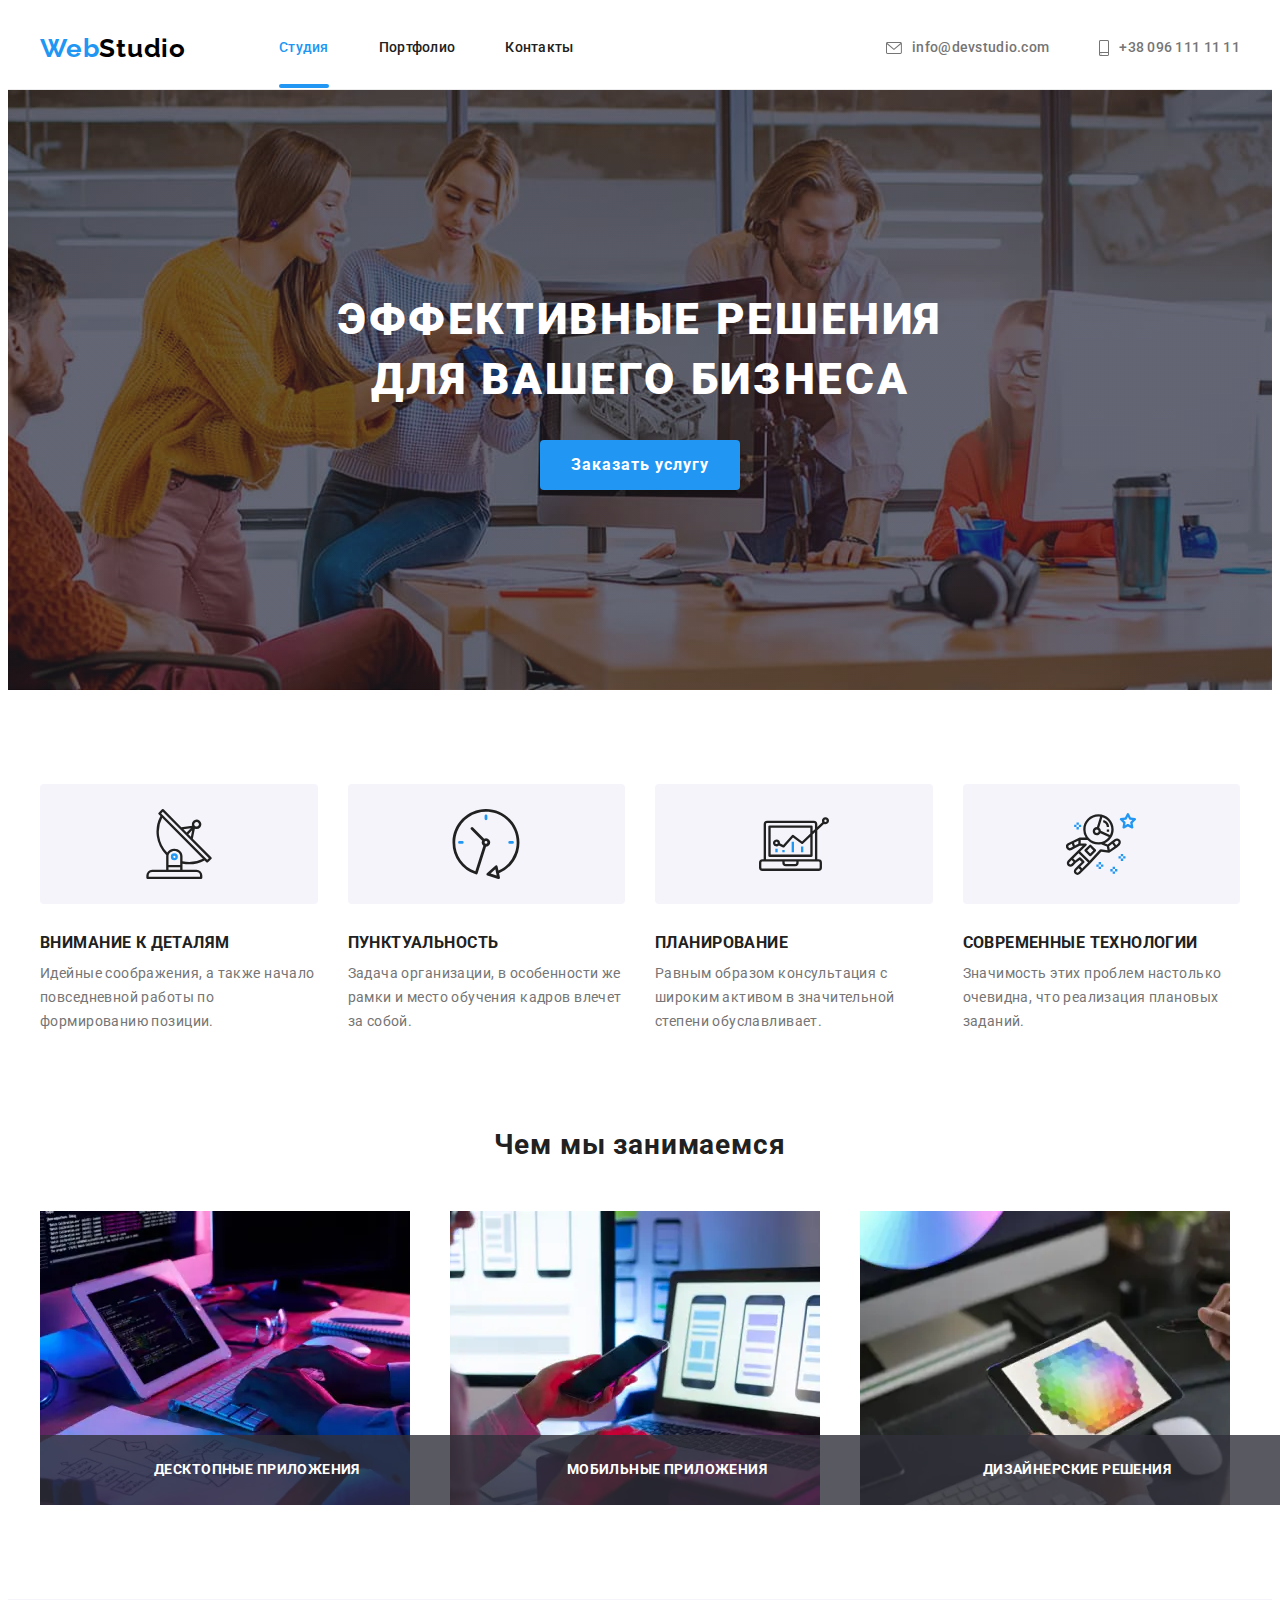
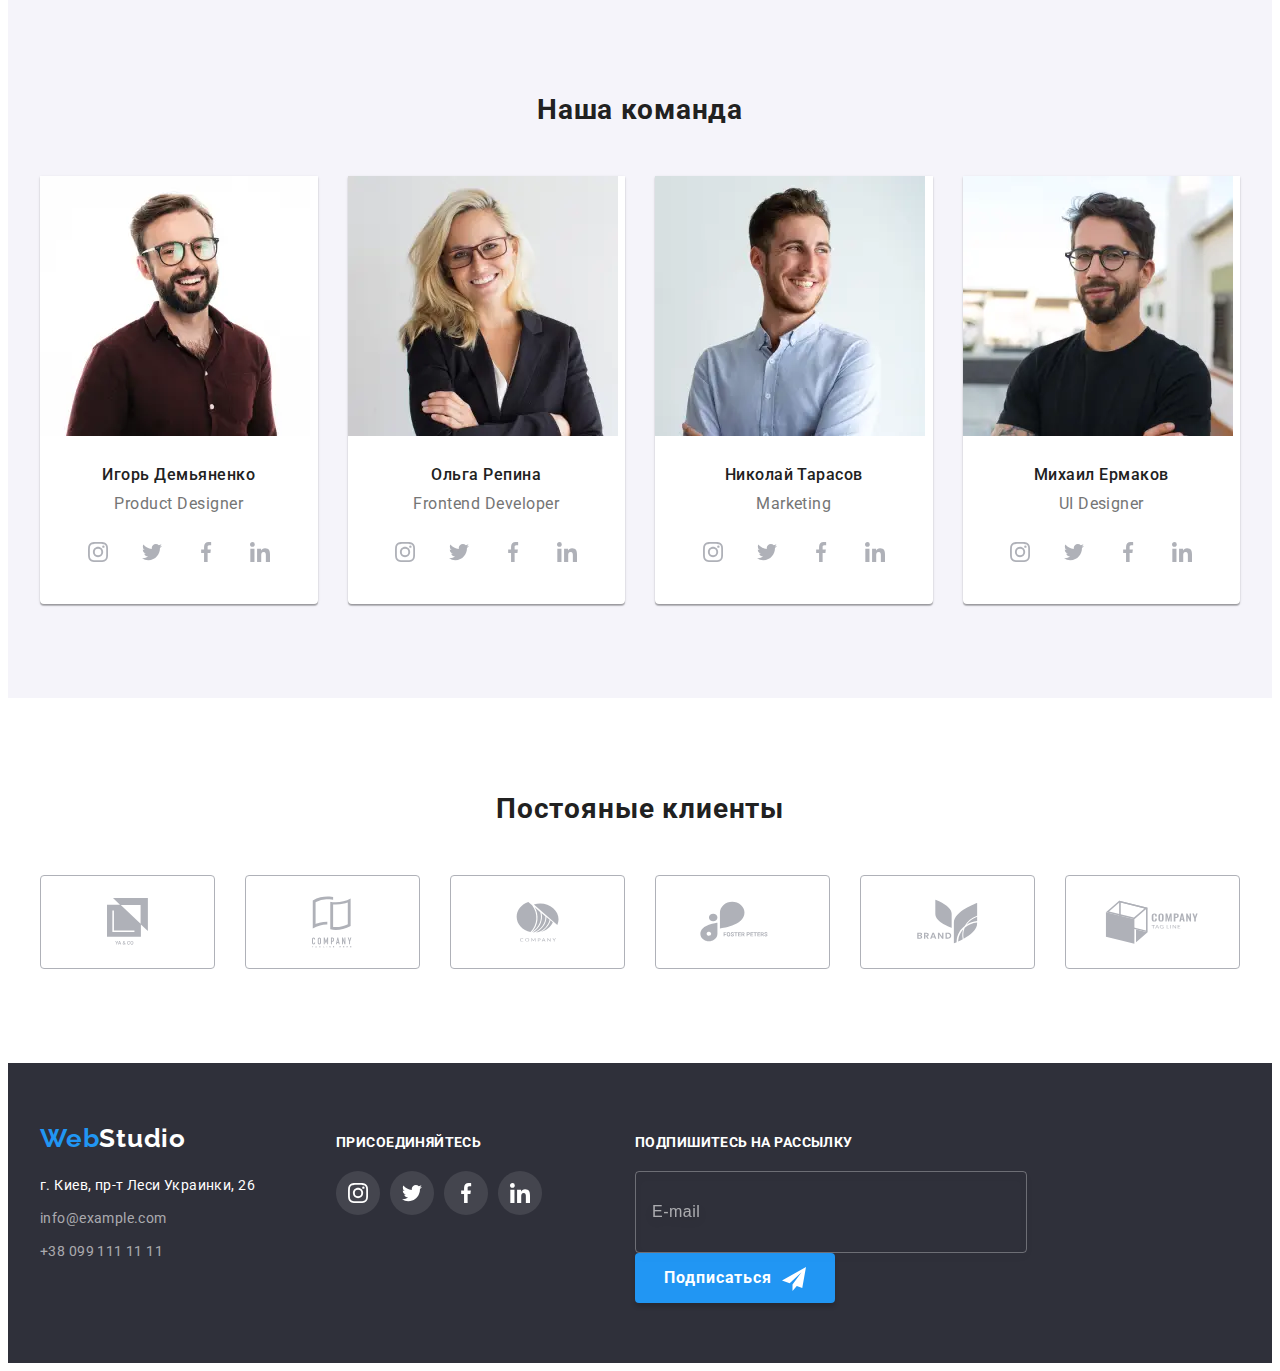
<file: index.html>
<!DOCTYPE html>
<html lang="ru">

<head>
    <meta charset="UTF-8">
    <meta http-equiv="X-UA-Compatible" content="IE=edge">
    <meta name="viewport" content="width=device-width, initial-scale=1.0">
    <title>WebStudio</title>
    <link rel="preconnect" href="https://fonts.gstatic.com">
    <link
        href="https://fonts.googleapis.com/css2?family=Raleway:wght@700&family=Roboto:wght@400;500;700;900&display=swap"
        rel="stylesheet">
    <link rel="stylesheet" href="https://cdnjs.cloudflare.com/ajax/libs/animate.css/4.1.1/animate.min.css" />
    <link rel="stylesheet" href="https://cdnjs.cloudflare.com/ajax/libs/modern-normalize/1.0.0/modern-normalize.css"
        integrity="sha512-Zx6MlUMKSVJoQ+83OwhdILe8cSEsCzfqThJd7J/VA2UrK6Ctj85p+xzqfyuNXE5B1k25uUdmJ2OzItbBy9GHAQ=="
        crossorigin="anonymous" referrerpolicy="no-referrer" />
    <link rel="stylesheet" href="./css/main.min.css">
</head>

<body>
    <!-- ========== ХЕДЕР ========== -->
    <header class="header">
        <div class="container header__container">
            <nav class="header__navigation">
                <a class="logo header__logo link" href="./index.html">Web<span
                        class="header__logo--color">Studio</span></a>
                <ul class="menu list">
                    <li class="menu__item"><a class="menu__link link menu__link--current" href="./index.html">Студия</a>
                    </li>
                    <li class="menu__item"><a class="menu__link link" href="./portfolio.html">Портфолио</a></li>
                    <li class="menu__item"><a class="menu__link link" href="#contacts">Контакты</a></li>
                </ul>
            </nav>
            <button class="button-menu" type="button" data-menu-button>
                <svg width="40" height="40">
                    <use href="./images/icons.svg#menu-burger"></use>
                </svg>
            </button>
            <ul class="contact-list list">
                <li class="contact-list__item">
                    <a class="contact-list__link link" href="mailto:info@devstudio.com">
                        <svg class="contact-list__icon animate__tada">
                            <use href="./images/icons.svg#envelope"></use>
                        </svg>info@devstudio.com</a>
                </li>
                <li class="contact-list__item">
                    <a class="contact-list__link link" href="tel:+380961111111">
                        <svg class="contact-list__icon animate__tada">
                            <use href="./images/icons.svg#smartphone"></use>
                        </svg>+38 096 111 11 11</a>
                </li>
            </ul>
        </div>
        <!-- ========== МОБИЛЬНОЕ МЕНЮ ========== -->
        <div class="mobile-menu" data-menu>
            <div class="container mobile-menu__container">
                <button class="close-button-menu" type="button" data-menu-close>
                    <svg width="40" height="40">
                        <use href="./images/icons.svg#menu-close"></use>
                    </svg>
                </button>

                <ul class="mobile-menu__nav list">
                    <li class="mobile-menu__nav-item"><a
                            class="mobile-menu__nav-link mobile-menu__nav-link--current link"
                            href="./index.html">Студия</a>
                    </li>
                    <li class="mobile-menu__nav-item"><a class="mobile-menu__nav-link link"
                            href="./portfolio.html">Портфолио</a>
                    </li>
                    <li class="mobile-menu__nav-item"><a class="mobile-menu__nav-link link"
                            href="#contacts">Контакты</a>
                    </li>
                </ul>
                <div class="mobile-menu__wrapper">
                    <ul class="mobile-menu__contact list">
                        <li class="mobile-menu__contact-item">
                            <a class="mobile-menu__contact-link link" href="tel:+380961111111">+38 096 111 11 11</a>
                        </li>
                        <li class="mobile-menu__contact-item">
                            <a class="mobile-menu__contact-link link"
                                href="mailto:info@devstudio.com">info@devstudio.com</a>
                        </li>
                    </ul>
                    <ul class="mobile-menu__social list">
                        <li class="mobile-menu__social-item"><a class="mobile-menu__social-link link"
                                href="#instagram">Instagram</a>
                        </li>
                        <li class="mobile-menu__social-item"><a class="mobile-menu__social-link link"
                                href="#twitter">Twitter</a>
                        </li>
                        <li class="mobile-menu__social-item"><a class="mobile-menu__social-link link"
                                href="#facebook">Facebook</a>
                        </li>
                        <li class="mobile-menu__social-item"><a class="mobile-menu__social-link link"
                                href="#linkedin">LinkedIn</a>
                        </li>
                    </ul>
                </div>
            </div>
        </div>
        <!-- ========== МОБИЛЬНОЕ МЕНЮ-КОНЕЦ ========== -->
    </header>
    <!-- ========== ХЕДЕР-КОНЕЦ ========== -->
    <main>

        <!-- ========== ГЕРОЙ ========== -->
        <section class="hero">
            <div class="container">
                <h1 class="hero__title">Эффективные решения <br> для вашего бизнеса</h1>
                <button class="button" type="button" data-modal-open>Заказать услугу</button>
            </div>
        </section>
        <!-- ========== ГЕРОЙ-КОНЕЦ ========== -->

        <!-- ========== ОСОБЕННОСТИ ========== -->
        <section class="features">
            <div class="container">
                <h2 class="title features__title visually-hidden">Особенности</h2>
                <ul class="features-list list">
                    <li class="features-list__item">
                        <div class="features-list__wrapper-icon"><svg class="features-list__icon" width="70"
                                height="70">
                                <use href="./images/icons.svg#antenna"></use>
                            </svg></div>
                        <h3 class="features-list__title">Внимание к деталям</h3>
                        <p class="features-list__text">Идейные соображения, а также начало повседневной работы по
                            формированию позиции.</p>
                    </li>
                    <li class="features-list__item">
                        <div class="features-list__wrapper-icon"><svg class="features-list__icon" width="70"
                                height="70">
                                <use href="./images/icons.svg#clock"></use>
                            </svg></div>
                        <h3 class="features-list__title">Пунктуальность</h3>
                        <p class="features-list__text">Задача организации, в особенности же рамки и место обучения
                            кадров влечет за собой.</p>
                    </li>
                    <li class="features-list__item">
                        <div class="features-list__wrapper-icon"><svg class="features-list__icon" width="70"
                                height="70">
                                <use href="./images/icons.svg#diagram"></use>
                            </svg></div>
                        <h3 class="features-list__title">Планирование</h3>
                        <p class="features-list__text">Равным образом консультация с широким активом в значительной
                            степени обуславливает.</p>
                    </li>
                    <li class="features-list__item">
                        <div class="features-list__wrapper-icon"><svg class="features-list__icon" width="70"
                                height="70">
                                <use href="./images/icons.svg#astronaut"></use>
                            </svg></div>
                        <h3 class="features-list__title">Современные технологии</h3>
                        <p class="features-list__text">Значимость этих проблем настолько очевидна, что реализация
                            плановых заданий.</p>
                    </li>
                </ul>
            </div>
        </section>
        <!-- ========== ОСОБЕННОСТИ-КОНЕЦ ========== -->

        <!-- ========== ЧЕМ МЫ ЗАНИМАЕМСЯ ========== -->
        <section class="doing">
            <div class="container">
                <h2 class="title doing__title">Чем мы занимаемся</h2>
                <ul class="doing-list list">
                    <li class="doing-list__item">
                        <picture>
                            <source
                                srcset="./images/what-are-we-doing/webp/desktop-programer-working.webp 1x, ./images/what-are-we-doing/webp/desktop-programer-working@2x.webp 2x"
                                media="(min-width: 1200px)" type="image/webp">
                            <source
                                srcset="./images/what-are-we-doing/jpg/desktop-programer-working.jpg 1x, ./images/what-are-we-doing/jpg/desktop-programer-working@2x.jpg 2x"
                                media="(min-width: 1200px)">
                            <img src="./images/what-are-we-doing/jpg/desktop-programer-working.jpg"
                                alt="програмист работает за столом в офисе">
                        </picture>
                        <div class="doing-list__label">
                            <p class="doing-list__text">Десктопные приложения</p>
                        </div>
                    </li>
                    <li class="doing-list__item">
                        <picture>
                            <source
                                srcset="./images/what-are-we-doing/webp/desktop-working-interface.webp 1x, ./images/what-are-we-doing/webp/desktop-working-interface@2x.webp 2x"
                                media="(min-width: 1200px)" type="image/webp">
                            <source
                                srcset="./images/what-are-we-doing/jpg/desktop-working-interface.jpg 1x, ./images/what-are-we-doing/jpg/desktop-working-interface@2x.jpg 2x"
                                media="(min-width: 1200px)">
                            <img src="./images/what-are-we-doing/jpg/desktop-working-interface.jpg"
                                alt="програмист работает за столом в офисе">
                        </picture>
                        <div class="doing-list__label">
                            <p class="doing-list__text">Мобильные приложения</p>
                        </div>
                    </li>
                    <li class="doing-list__item">
                        <picture>
                            <source
                                srcset="./images/what-are-we-doing/webp/desktop-graphic-tablet.webp 1x, ./images/what-are-we-doing/webp/desktop-graphic-tablet@2x.webp 2x"
                                media="(min-width: 1200px)" type="image/webp">
                            <source
                                srcset="./images/what-are-we-doing/jpg/desktop-graphic-tablet.jpg 1x, ./images/what-are-we-doing/jpg/desktop-graphic-tablet@2x.jpg 2x"
                                media="(min-width: 1200px)">
                            <img src="./images/what-are-we-doing/jpg/desktop-graphic-tablet.jpg"
                                alt="програмист работает за столом в офисе">
                        </picture>
                        <div class="doing-list__label">
                            <p class="doing-list__text">Дизайнерские решения</p>
                        </div>
                    </li>
                </ul>
            </div>
        </section>
        <!-- ========== ЧЕМ МЫ ЗАНИМАЕМСЯ-КОНЕЦ ========== -->

        <!-- ========== НАША КОМАНДА ========== -->
        <section class="team">
            <div class="container">
                <h2 class="title team__title">Наша команда</h2>
                <ul class="team-list list">
                    <li class="team-list__item">
                        <picture class="team-list__picture">
                            <source
                                srcset="./images/our-team/desktop/webp/desktop-igor-demyanenko.webp 1x, ./images/our-team/desktop/webp/desktop-igor-demyanenko@2x.webp 2x"
                                media="(min-width: 1200px)" type="image/webp">
                            <source
                                srcset="./images/our-team/desktop/jpg/desktop-igor-demyanenko.jpg 1x, ./images/our-team/desktop/jpg/desktop-igor-demyanenko@2x.jpg 2x"
                                media="(min-width: 1200px)">

                            <source
                                srcset="./images/our-team/tablet/webp/tablet-igor-demyanenko.webp 1x, ./images/our-team/tablet/webp/tablet-igor-demyanenko@2x.webp 2x"
                                media="(min-width: 768px)" type="image/webp">
                            <source
                                srcset="./images/our-team/tablet/jpg/tablet-igor-demyanenko.jpg 1x, ./images/our-team/tablet/jpg/tablet-igor-demyanenko@2x.jpg 2x"
                                media="(min-width: 768px)">

                            <source
                                srcset="./images/our-team/mobile/webp/mobile-igor-demyanenko.webp 1x, ./images/our-team/mobile/webp/mobile-igor-demyanenko@2x.webp 2x"
                                media="(max-width: 767px)" type="image/webp">
                            <source
                                srcset="./images/our-team/mobile/jpg/mobile-igor-demyanenko.jpg 1x, ./images/our-team/mobile/jpg/mobile-igor-demyanenko@2x.jpg 2x"
                                media="(max-width: 767px)">

                            <img src="./images/our-team/mobile/jpg/desktop-igor-demyanenko.jpg" alt="мужчина в очках">
                        </picture>
                        <div class="team-list__description">
                            <h3 class="team-list__name">Игорь Демьяненко</h3>
                            <p class="team-list__prof" lang="en">Product Designer</p>
                        </div>
                        <ul class="team-social-list list">
                            <li class="team-social-list__item"><a class="team-social-list__link link"
                                    href="#instagram"><svg width="20" height="20">
                                        <use href="./images/icons.svg#instagram"></use>
                                    </svg></a>
                            </li>
                            <li class="team-social-list__item"><a class="team-social-list__link link"
                                    href="#twitter"><svg width="20" height="20">
                                        <use href="./images/icons.svg#twitter"></use>
                                    </svg></a>
                            </li>
                            <li class="team-social-list__item"><a class="team-social-list__link link"
                                    href="#facebook"><svg width="20" height="20">
                                        <use href="./images/icons.svg#facebook"></use>
                                    </svg></a>
                            </li>
                            <li class="team-social-list__item"><a class="team-social-list__link link"
                                    href="#linkedin"><svg width="20" height="20">
                                        <use href="./images/icons.svg#linkedin"></use>
                                    </svg></a>
                            </li>
                        </ul>
                    </li>
                    <li class="team-list__item">
                        <picture class="team-list__picture">
                            <source
                                srcset="./images/our-team/desktop/webp/desktop-olga-repina.webp 1x, ./images/our-team/desktop/webp/desktop-olga-repina@2x.webp 2x"
                                media="(min-width: 1200px)" type="image/webp">
                            <source
                                srcset="./images/our-team/desktop/jpg/desktop-olga-repina.jpg 1x, ./images/our-team/desktop/jpg/desktop-olga-repina@2x.jpg 2x"
                                media="(min-width: 1200px)">

                            <source
                                srcset="./images/our-team/tablet/webp/tablet-olga-repina.webp 1x, ./images/our-team/tablet/webp/tablet-olga-repina@2x.webp 2x"
                                media="(min-width: 768px)" type="image/webp">
                            <source
                                srcset="./images/our-team/tablet/jpg/tablet-olga-repina.jpg 1x, ./images/our-team/tablet/jpg/tablet-olga-repina@2x.jpg 2x"
                                media="(min-width: 768px)">

                            <source
                                srcset="./images/our-team/mobile/webp/mobile-olga-repina.webp 1x, ./images/our-team/mobile/webp/mobile-olga-repina@2x.webp 2x"
                                media="(max-width: 767px)" type="image/webp">
                            <source
                                srcset="./images/our-team/mobile/jpg/mobile-olga-repina.jpg 1x, ./images/our-team/mobile/jpg/mobile-olga-repina@2x.jpg 2x"
                                media="(max-width: 767px)">

                            <img src="./images/our-team/mobile/jpg/desktop-olga-repina.jpg" alt="женщина в очках">
                        </picture>
                        <div class="team-list__description">
                            <h3 class="team-list__name">Ольга Репина</h3>
                            <p class="team-list__prof" lang="en">Frontend Developer</p>
                        </div>
                        <ul class="team-social-list list">
                            <li class="team-social-list__item"><a class="team-social-list__link link"
                                    href="#instagram"><svg width="20" height="20">
                                        <use href="./images/icons.svg#instagram"></use>
                                    </svg></a>
                            </li>
                            <li class="team-social-list__item"><a class="team-social-list__link link"
                                    href="#twitter"><svg width="20" height="20">
                                        <use href="./images/icons.svg#twitter"></use>
                                    </svg></a>
                            </li>
                            <li class="team-social-list__item"><a class="team-social-list__link link"
                                    href="#facebook"><svg width="20" height="20">
                                        <use href="./images/icons.svg#facebook"></use>
                                    </svg></a>
                            </li>
                            <li class="team-social-list__item"><a class="team-social-list__link link"
                                    href="#linkedin"><svg width="20" height="20">
                                        <use href="./images/icons.svg#linkedin"></use>
                                    </svg></a>
                            </li>
                        </ul>
                    </li>
                    <li class="team-list__item">
                        <picture class="team-list__picture">
                            <source
                                srcset="./images/our-team/desktop/webp/desktop-nikolay-tarasov.webp 1x, ./images/our-team/desktop/webp/desktop-nikolay-tarasov@2x.webp 2x"
                                media="(min-width: 1200px)" type="image/webp">
                            <source
                                srcset="./images/our-team/desktop/jpg/desktop-nikolay-tarasov.jpg 1x, ./images/our-team/desktop/jpg/desktop-nikolay-tarasov@2x.jpg 2x"
                                media="(min-width: 1200px)">

                            <source
                                srcset="./images/our-team/tablet/webp/tablet-nikolay-tarasov.webp 1x, ./images/our-team/tablet/webp/tablet-nikolay-tarasov@2x.webp 2x"
                                media="(min-width: 768px)" type="image/webp">
                            <source
                                srcset="./images/our-team/tablet/jpg/tablet-nikolay-tarasov.jpg 1x, ./images/our-team/tablet/jpg/tablet-nikolay-tarasov@2x.jpg 2x"
                                media="(min-width: 768px)">

                            <source
                                srcset="./images/our-team/mobile/webp/mobile-nikolay-tarasov.webp 1x, ./images/our-team/mobile/webp/mobile-nikolay-tarasov@2x.webp 2x"
                                media="(max-width: 767px)" type="image/webp">
                            <source
                                srcset="./images/our-team/desktop/jpg/desktop-nikolay-tarasov.jpg 1x, ./images/our-team/desktop/jpg/desktop-nikolay-tarasov@2x.jpg 2x"
                                media="(max-width: 767px)">

                            <img src="./images/our-team/mobile/jpg/desktop-nikolay-tarasov.jpg" alt="мужчина в рубашке">
                        </picture>
                        <div class="team-list__description">
                            <h3 class="team-list__name">Николай Тарасов</h3>
                            <p class="team-list__prof" lang="en">Marketing</p>
                        </div>
                        <ul class="team-social-list list">
                            <li class="team-social-list__item"><a class="team-social-list__link link"
                                    href="#instagram"><svg width="20" height="20">
                                        <use href="./images/icons.svg#instagram"></use>
                                    </svg></a>
                            </li>
                            <li class="team-social-list__item"><a class="team-social-list__link link"
                                    href="#twitter"><svg width="20" height="20">
                                        <use href="./images/icons.svg#twitter"></use>
                                    </svg></a>
                            </li>
                            <li class="team-social-list__item"><a class="team-social-list__link link"
                                    href="#facebook"><svg width="20" height="20">
                                        <use href="./images/icons.svg#facebook"></use>
                                    </svg></a>
                            </li>
                            <li class="team-social-list__item"><a class="team-social-list__link link"
                                    href="#linkedin"><svg width="20" height="20">
                                        <use href="./images/icons.svg#linkedin"></use>
                                    </svg></a>
                            </li>
                        </ul>
                    </li>
                    <li class="team-list__item">
                        <picture class="team-list__picture">
                            <source
                                srcset="./images/our-team/desktop/webp/desktop-mikhail-ermakov.webp 1x, ./images/our-team/desktop/webp/desktop-mikhail-ermakov@2x.webp 2x"
                                media="(min-width: 1200px)" type="image/webp">
                            <source
                                srcset="./images/our-team/desktop/jpg/desktop-mikhail-ermakov.jpg 1x, ./images/our-team/desktop/jpg/desktop-mikhail-ermakov@2x.jpg 2x"
                                media="(min-width: 1200px)">

                            <source
                                srcset="./images/our-team/tablet/webp/tablet-mikhail-ermakov.webp 1x, ./images/our-team/tablet/webp/tablet-mikhail-ermakov@2x.webp 2x"
                                media="(min-width: 768px)" type="image/webp">
                            <source
                                srcset="./images/our-team/tablet/jpg/tablet-mikhail-ermakov.jpg 1x, ./images/our-team/tablet/jpg/tablet-mikhail-ermakov@2x.jpg 2x"
                                media="(min-width: 768px)">

                            <source
                                srcset="./images/our-team/mobile/webp/mobile-mikhail-ermakov.webp 1x, ./images/our-team/mobile/webp/mobile-mikhail-ermakov@2x.webp 2x"
                                media="(max-width: 767px)" type="image/webp">
                            <source
                                srcset="./images/our-team/desktop/jpg/desktop-mikhail-ermakov.jpg 1x, ./images/our-team/desktop/jpg/desktop-mikhail-ermakov@2x.jpg 2x"
                                media="(max-width: 767px)">

                            <img src="./images/our-team/mobile/jpg/desktop-nikolay-tarasov.jpg" alt="мужчина в очках">
                        </picture>
                        <div class="team-list__description">
                            <h3 class="team-list__name">Михаил Ермаков</h3>
                            <p class="team-list__prof" lang="en">UI Designer</p>
                        </div>
                        <ul class="team-social-list list">
                            <li class="team-social-list__item"><a class="team-social-list__link link"
                                    href="#instagram"><svg width="20" height="20">
                                        <use href="./images/icons.svg#instagram"></use>
                                    </svg></a>
                            </li>
                            <li class="team-social-list__item"><a class="team-social-list__link link"
                                    href="#twitter"><svg width="20" height="20">
                                        <use href="./images/icons.svg#twitter"></use>
                                    </svg></a>
                            </li>
                            <li class="team-social-list__item"><a class="team-social-list__link link"
                                    href="#facebook"><svg width="20" height="20">
                                        <use href="./images/icons.svg#facebook"></use>
                                    </svg></a>
                            </li>
                            <li class="team-social-list__item"><a class="team-social-list__link link"
                                    href="#linkedin"><svg width="20" height="20">
                                        <use href="./images/icons.svg#linkedin"></use>
                                    </svg></a>
                            </li>
                        </ul>
                    </li>
                </ul>
            </div>
        </section>
        <!-- ========== НАША КОМАНДА-КОНЕЦ ========== -->

        <!-- ========== ПОСТОЯННЫЕ КЛИЕНТЫ ========== -->
        <section class="clients">
            <div class="container">
                <h2 class="title clients__title">Постояные клиенты</h2>
                <ul class="clients-list list">
                    <li class="clients-list__item">
                        <a class="clients-list__link link" href="#yaco"><svg width="41" height="47">
                                <use href="./images/icons.svg#yaco"></use>
                            </svg></a>
                    </li>
                    <li class="clients-list__item">
                        <a class="clients-list__link link" href="#company-th"><svg width="40" height="52">
                                <use href="./images/icons.svg#company-th"></use>
                            </svg></a>
                    </li>
                    <li class="clients-list__item">
                        <a class="clients-list__link link" href="#company"><svg width="43" height="41">
                                <use href="./images/icons.svg#company"></use>
                            </svg></a>
                    </li>
                    <li class="clients-list__item">
                        <a class="clients-list__link link" href="#foster"><svg width="84" height="41">
                                <use href="./images/icons.svg#foster"></use>
                            </svg></a>
                    </li>
                    <li class="clients-list__item">
                        <a class="clients-list__link link" href="#brand"><svg width="63" height="45">
                                <use href="./images/icons.svg#brand"></use>
                            </svg></a>
                    </li>
                    <li class="clients-list__item">
                        <a class="clients-list__link link" href="#company-tl"><svg width="94" height="44">
                                <use href="./images/icons.svg#company-tl"></use>
                            </svg></a>
                    </li>
                </ul>
            </div>
        </section>
        <!-- ========== ПОСТОЯННЫЕ КЛИЕНТЫ-КОНЕЦ ========== -->
    </main>

    <!-- ========== ФУТЕР ========== -->
    <footer class="footer">
        <div class="container footer__container">
            <div class="footer__contact">
                <a class="logo footer__logo link" href="./index.html">Web<span
                        class="footer__logo--color">Studio</span></a>
                <address class="address">
                    <ul class="address__list list">
                        <li class="address__item"><a class="address__link link"
                                href="https://goo.gl/maps/TtpKeXiaDv2Z9Nnn7" target="_blank"
                                rel="noopener noreferrer">г. Киев, пр-т Леси Украинки, 26</a></li>
                        <li class="address__item"><a class="address__link address__link--contact link"
                                href="mailto:info@example.com">info@example.com</a></li>
                        <li class="address__item"><a class="address__link address__link--contact link"
                                href="tel:+380991111111">+38 099 111 11 11</a></li>
                    </ul>
                </address>
            </div>
            <div class="footer-social footer__social">
                <h3 class="footer-social__title">присоединяйтесь</h3>
                <ul class="footer-social__list list">
                    <li class="footer-social__item"><a class="footer-social__link link" href="#instagram"><svg
                                width="20" height="20">
                                <use href="./images/icons.svg#instagram"></use>
                            </svg></a>
                    </li>
                    <li class="footer-social__item"><a class="footer-social__link link" href="#twitter"><svg width="20"
                                height="20">
                                <use href="./images/icons.svg#twitter"></use>
                            </svg></a>
                    </li>
                    <li class="footer-social__item"><a class="footer-social__link link" href="#facebook"><svg width="20"
                                height="20">
                                <use href="./images/icons.svg#facebook"></use>
                            </svg></a>
                    </li>
                    <li class="footer-social__item"><a class="footer-social__link link" href="#linkedin"><svg width="20"
                                height="20">
                                <use href="./images/icons.svg#linkedin"></use>
                            </svg></a>
                    </li>
                </ul>
            </div>
            <form class="footer-form js-speaker-form" action="#" autocomplete="off">
                <label class="footer-form__label" for="email-newsletter">Подпишитесь на рассылку
                </label>
                <input class="footer-form__input" type="email" name="email-newsletter" placeholder="E-mail"
                    id="email-newsletter" required>
                <button class="button" type="submit">Подписаться<svg class="button__icon" width="24" height="24">
                        <use href="./images/icons.svg#send"></use>
                    </svg></button>
            </form>
        </div>
    </footer>
    <!-- ========== ФУТЕР-КОНЕЦ ========== -->

    <!-- ==========МОДАЛЬНОЕ ОКНО ========== -->
    <div class="backdrop is-hidden" data-modal>
        <div class="modal-window">
            <button class="close-button modal-window__close-button" type="button" data-modal-close><svg height="18"
                    width="18">
                    <use href="./images/icons.svg#close"></use>
                </svg></button>
            <p class="modal-window__form-title">Оставьте свои данные, мы вам перезвоним</p>
            <form class="modal-form js-speaker-form" action="#" autocomplete="off">
                <label class="form-label modal-form__form-label">Имя
                    <span class="form-label__thumb">
                        <input class="form-label__input" type="text" name="user-name" required>
                        <svg class="form-label__icon" height="18" width="18">
                            <use href="./images/icons.svg#person"></use>
                        </svg>
                    </span>
                </label>
                <label class="form-label modal-form__form-label">Телефон
                    <span class="form-label__thumb">
                        <input class="form-label__input" type="tel" name="user-phone" required>
                        <svg class="form-label__icon" height="18" width="18">
                            <use href="./images/icons.svg#phone"></use>
                        </svg>
                    </span>
                </label>
                <label class="form-label modal-form__form-label">Почта
                    <span class="form-label__thumb">
                        <input class="form-label__input" type="email" name="user-email" required>
                        <svg class="form-label__icon" height="18" width="18">
                            <use href="./images/icons.svg#email"></use>
                        </svg>
                    </span>
                </label>
                <label class="form-label modal-form__form-label-textarea">Комментарий
                    <textarea class="form-label__comment" name="comment" placeholder="Введите текст"></textarea>
                </label>
                <label class="form-policy modal-form__form-policy">
                    <input class="form-policy__checkbox" type="checkbox" name="agreement" required>
                    <span class="form-policy__icon"></span>Соглашаюсь с рассылкой и принимаю
                    <a class="form-policy__link" href="#policy">Условия договора</a>
                </label>
                <button class="button modal-form__button" type="submit">Отправить</button>
            </form>
        </div>
    </div>
    <!-- ==========МОДАЛЬНОЕ ОКНО-КОНЕЦ ========== -->

    <!-- ==========СКРИПТЫ JAVASCRIPT ========== -->
    <script src="./js/modal.js"></script>
    <script src="./js/speaker-form.js"></script>
    <script src="./js/menu.js"></script>
</body>

</html>
</file>
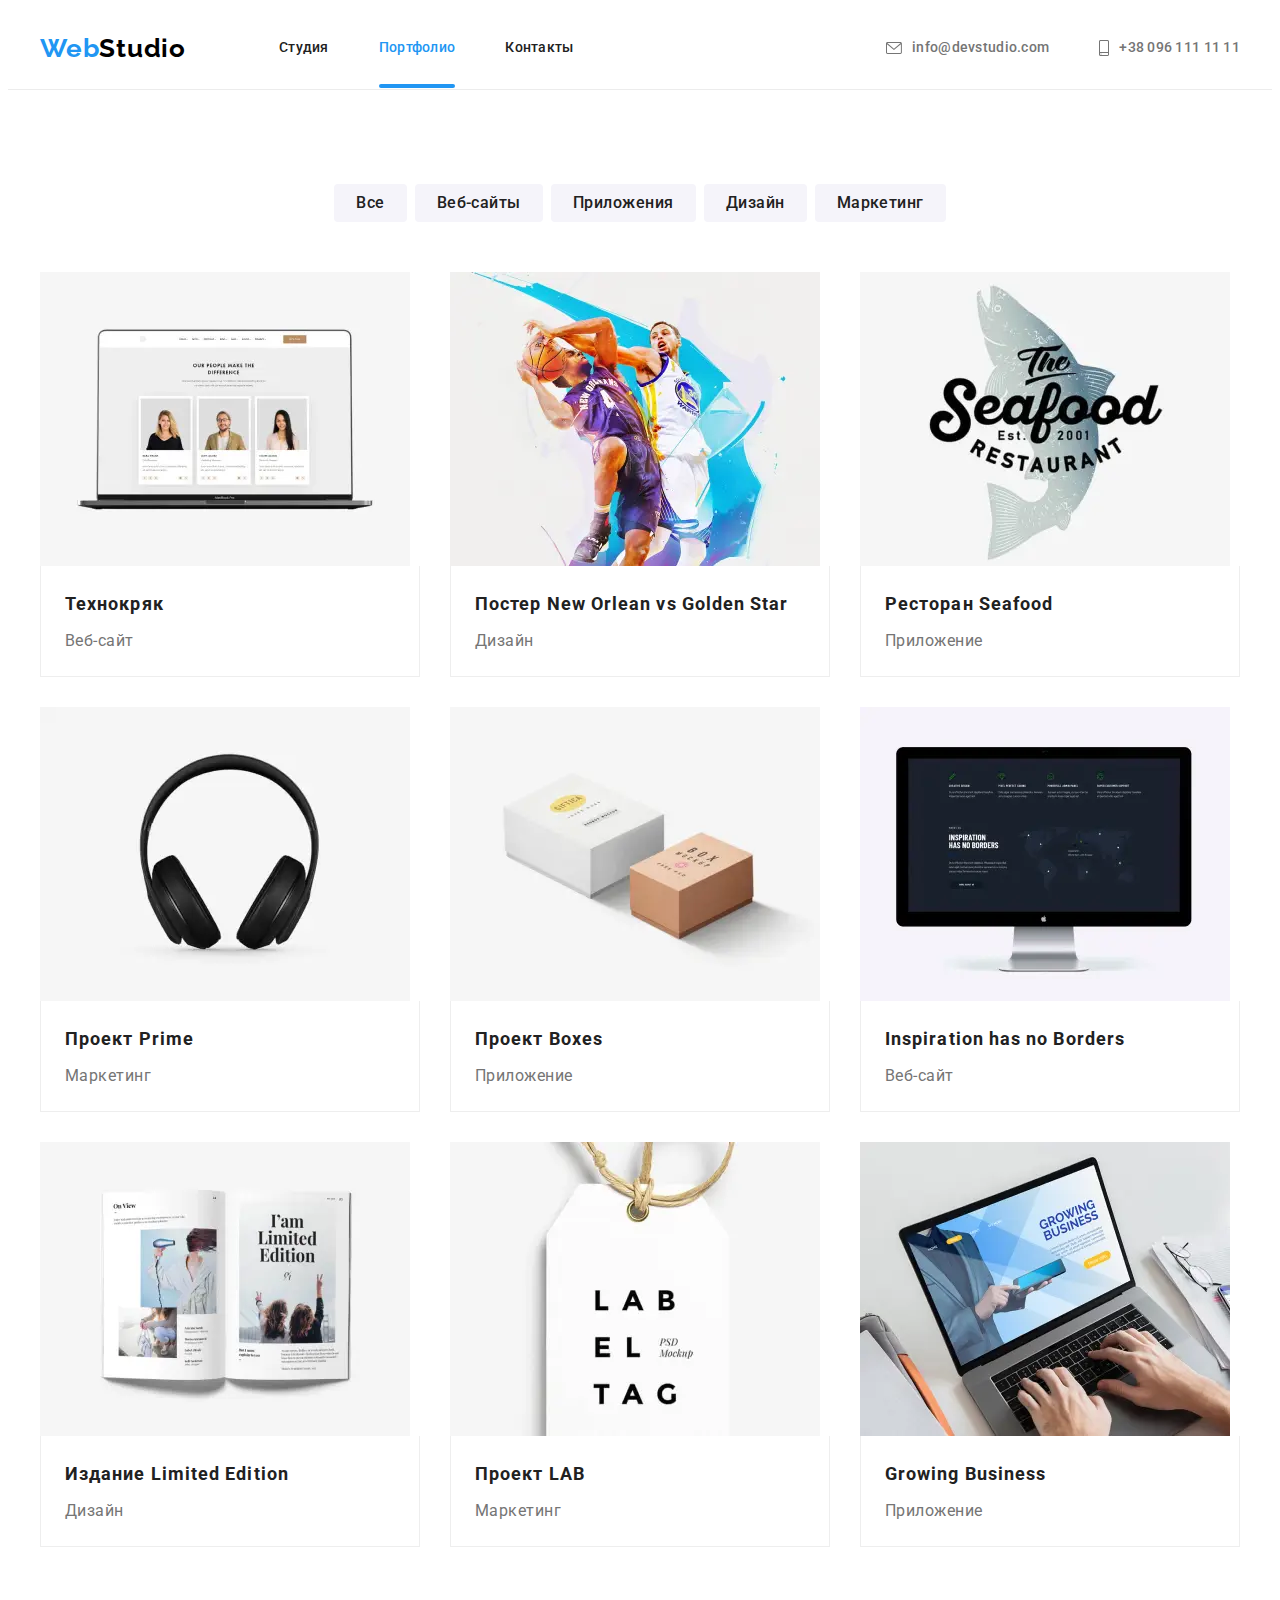
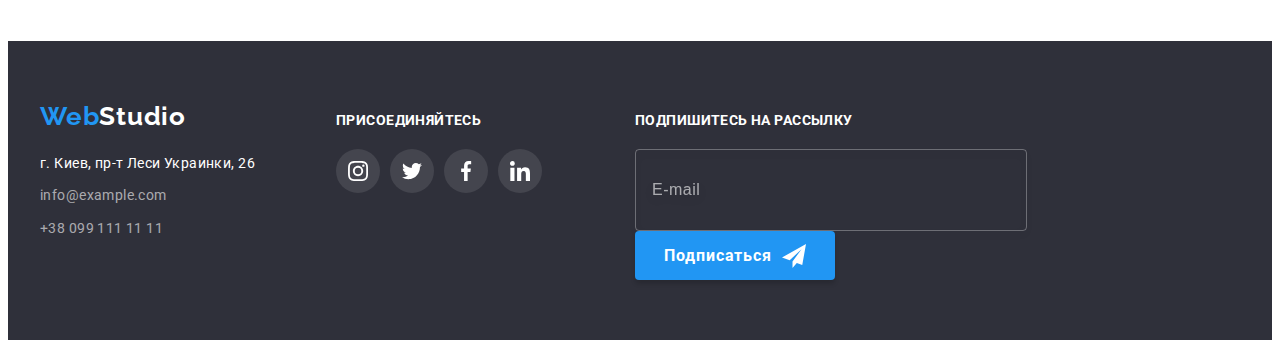
<file: portfolio.html>
<!DOCTYPE html>
<html lang="ru">

<head>
    <meta charset="UTF-8">
    <meta http-equiv="X-UA-Compatible" content="IE=edge">
    <meta name="viewport" content="width=device-width, initial-scale=1.0">
    <title>WebStudio</title>
    <link rel="preconnect" href="https://fonts.gstatic.com">
    <link
        href="https://fonts.googleapis.com/css2?family=Raleway:wght@700&family=Roboto:wght@400;500;700;900&display=swap"
        rel="stylesheet">
    <link rel="stylesheet" href="https://cdnjs.cloudflare.com/ajax/libs/animate.css/4.1.1/animate.min.css" />
    <link rel="stylesheet" href="https://cdnjs.cloudflare.com/ajax/libs/modern-normalize/1.0.0/modern-normalize.css"
        integrity="sha512-Zx6MlUMKSVJoQ+83OwhdILe8cSEsCzfqThJd7J/VA2UrK6Ctj85p+xzqfyuNXE5B1k25uUdmJ2OzItbBy9GHAQ=="
        crossorigin="anonymous" referrerpolicy="no-referrer" />
    <link rel="stylesheet" href="./css/main.min.css">
</head>

<body>
    <!-- ========== ХЕДЕР ========== -->
    <header class="header">
        <div class="container header__container">
            <nav class="header__navigation">
                <a class="logo header__logo link" href="./index.html">Web<span
                        class="header__logo--color">Studio</span></a>
                <ul class="menu list">
                    <li class="menu__item"><a class="menu__link link" href="./index.html">Студия</a>
                    </li>
                    <li class="menu__item"><a class="menu__link link menu__link--current"
                            href="./portfolio.html">Портфолио</a></li>
                    <li class="menu__item"><a class="menu__link link" href="#contacts">Контакты</a></li>
                </ul>
            </nav>
            <button class="button-menu" type="button" data-menu-button>
                <svg width="40" height="40">
                    <use href="./images/icons.svg#menu-burger"></use>
                </svg>
            </button>
            <ul class="contact-list list">
                <li class="contact-list__item">
                    <a class="contact-list__link link" href="mailto:info@devstudio.com">
                        <svg class="contact-list__icon animate__tada">
                            <use href="./images/icons.svg#envelope"></use>
                        </svg>info@devstudio.com</a>
                </li>
                <li class="contact-list__item">
                    <a class="contact-list__link link" href="tel:+380961111111">
                        <svg class="contact-list__icon animate__tada">
                            <use href="./images/icons.svg#smartphone"></use>
                        </svg>+38 096 111 11 11</a>
                </li>
            </ul>
        </div>
        <!-- ========== МОБИЛЬНОЕ МЕНЮ ========== -->
        <div class="mobile-menu" data-menu>
            <div class="container mobile-menu__container">
                <button class="close-button-menu" type="button" data-menu-close>
                    <svg width="40" height="40">
                        <use href="./images/icons.svg#menu-close"></use>
                    </svg>
                </button>

                <ul class="mobile-menu__nav list">
                    <li class="mobile-menu__nav-item"><a class="mobile-menu__nav-link" href="./index.html">Студия</a>
                    </li>
                    <li class="mobile-menu__nav-item"><a
                            class="mobile-menu__nav-link mobile-menu__nav-link--current link link"
                            href="./portfolio.html">Портфолио</a>
                    </li>
                    <li class="mobile-menu__nav-item"><a class="mobile-menu__nav-link link"
                            href="#contacts">Контакты</a>
                    </li>
                </ul>
                <div class="mobile-menu__wrapper">
                    <ul class="mobile-menu__contact list">
                        <li class="mobile-menu__contact-item">
                            <a class="mobile-menu__contact-link link" href="tel:+380961111111">+38 096 111 11 11</a>
                        </li>
                        <li class="mobile-menu__contact-item">
                            <a class="mobile-menu__contact-link link"
                                href="mailto:info@devstudio.com">info@devstudio.com</a>
                        </li>
                    </ul>
                    <ul class="mobile-menu__social list">
                        <li class="mobile-menu__social-item"><a class="mobile-menu__social-link link"
                                href="#instagram">Instagram</a>
                        </li>
                        <li class="mobile-menu__social-item"><a class="mobile-menu__social-link link"
                                href="#twitter">Twitter</a>
                        </li>
                        <li class="mobile-menu__social-item"><a class="mobile-menu__social-link link"
                                href="#facebook">Facebook</a>
                        </li>
                        <li class="mobile-menu__social-item"><a class="mobile-menu__social-link link"
                                href="#linkedin">LinkedIn</a>
                        </li>
                    </ul>
                </div>
            </div>
        </div>
        <!-- ========== МОБИЛЬНОЕ МЕНЮ-КОНЕЦ ========== -->
    </header>
    <!-- ========== ХЕДЕР-КОНЕЦ ========== -->
    <main>

        <!-- ========== ПОРТФОЛИО ========== -->
        <section class="portfolio">
            <div class="container">
                <h1 class="title portfolio__title visually-hidden">Наши проекты</h1>
                <!-- ========== КНОПКИ- ========== -->
                <ul class="portfolio-filter portfolio__filter list">
                    <li class="portfolio-filter__item"><button class="button-filter" type="button">Все
                        </button></li>
                    <li class="portfolio-filter__item"><button class="button-filter" type="button">Веб-сайты</button>
                    </li>
                    <li class="portfolio-filter__item"><button class="button-filter" type="button">Приложения</button>
                    </li>
                    <li class="portfolio-filter__item"><button class="button-filter" type="button">Дизайн</button>
                    </li>
                    <li class="portfolio-filter__item"><button class="button-filter" type="button">Маркетинг</button>
                    </li>
                </ul>
                <!-- ========== КНОПКИ-КОНЕЦ ========== -->

                <!-- ========== КАРТОЧКИ ========== -->
                <ul class="portfolio-card portfolio__card-list list">
                    <li class="portfolio-card__item">
                        <a class="portfolio-card__link link" href="#card">
                            <div class="portfolio-card__thumb">
                                <picture class="portfolio-card__picture">
                                    <source
                                        srcset="./images/our-projects/desktop/webp/desktop-laptop.webp 1x, ./images/our-projects/desktop/webp/desktop-laptop@2x.webp 2x"
                                        media="(min-width: 1200px)" type="image/webp">
                                    <source
                                        srcset="./images/our-projects/desktop/jpg/desktop-laptop.jpg 1x, ./images/our-projects/desktop/jpg/desktop-laptop@2x.jpg 2x"
                                        media="(min-width: 1200px)">

                                    <source
                                        srcset="./images/our-projects/tablet/webp/tablet-laptop.webp 1x, ./images/our-projects/tablet/webp/tablet-laptop@2x.webp 2x"
                                        media="(min-width: 768px)" type="image/webp">
                                    <source
                                        srcset="./images/our-projects/tablet/jpg/tablet-laptop.jpg 1x, ./images/our-projects/tablet/jpg/tablet-laptop@2x.jpg 2x"
                                        media="(min-width: 768px)">

                                    <source
                                        srcset="./images/our-projects/mobile/webp/mobile-laptop.webp 1x, ./images/our-projects/mobile/webp/mobile-laptop@2x.webp 2x"
                                        media="(max-width: 767px)" type="image/webp">
                                    <source
                                        srcset="./images/our-projects/mobile/jpg/mobile-laptop.jpg 1x, ./images/our-projects/mobile/jpg/mobile-laptop@2x.jpg 2x"
                                        media="(max-width: 767px)">

                                    <img src="./images/our-projects/mobile/jpg/mobile-laptop.jpg" alt="ноутбук">
                                </picture>
                                <div class="portfolio-card__thumb-overlay">
                                    <p class="portfolio-card__text-overlay">Технокряк это современная площадка
                                        распространения
                                        коронавируса. Компании используют эту платформу для цифрового шпионажа и атак на
                                        защищённые сервера конкурентов.</p>
                                </div>
                            </div>
                            <div class="portfolio-card__description">
                                <h2 class="portfolio-card__name">Технокряк</h2>
                                <p class="portfolio-card__type">Веб-сайт</p>
                            </div>
                        </a>
                    </li>
                    <li class="portfolio-card__item">
                        <a class="portfolio-card__link link" href="#card">
                            <div class="portfolio-card__thumb">
                                <picture class="portfolio-card__picture">
                                    <source
                                        srcset="./images/our-projects/desktop/webp/desktop-basketball-game.webp 1x, ./images/our-projects/desktop/webp/desktop-basketball-game@2x.webp 2x"
                                        media="(min-width: 1200px)" type="image/webp">
                                    <source
                                        srcset="./images/our-projects/desktop/jpg/desktop-basketball-game.jpg 1x, ./images/our-projects/desktop/jpg/desktop-basketball-game@2x.jpg 2x"
                                        media="(min-width: 1200px)">

                                    <source
                                        srcset="./images/our-projects/tablet/webp/tablet-basketball-game.webp 1x, ./images/our-projects/tablet/webp/tablet-basketball-game@2x.webp 2x"
                                        media="(min-width: 768px)" type="image/webp">
                                    <source
                                        srcset="./images/our-projects/tablet/jpg/tablet-basketball-game.jpg 1x, ./images/our-projects/tablet/jpg/tablet-basketball-game@2x.jpg 2x"
                                        media="(min-width: 768px)">

                                    <source
                                        srcset="./images/our-projects/mobile/webp/mobile-basketball-game.webp 1x, ./images/our-projects/mobile/webp/mobile-basketball-game@2x.webp 2x"
                                        media="(max-width: 767px)" type="image/webp">
                                    <source
                                        srcset="./images/our-projects/mobile/jpg/mobile-basketball-game.jpg 1x, ./images/our-projects/mobile/jpg/mobile-basketball-game@2x.jpg 2x"
                                        media="(max-width: 767px)">

                                    <img src="./images/our-projects/mobile/jpg/mobile-basketball-game.jpg"
                                        alt="игра в баскетбол">
                                </picture>
                                <div class="portfolio-card__thumb-overlay">
                                    <p class="portfolio-card__text-overlay">Технокряк это современная площадка
                                        распространения
                                        коронавируса. Компании используют эту платформу для цифрового шпионажа и атак на
                                        защищённые сервера конкурентов.</p>
                                </div>
                            </div>
                            <div class="portfolio-card__description">
                                <h2 class="portfolio-card__name">Постер <span lang="en">New Orlean vs Golden Star</span>
                                </h2>
                                <p class="portfolio-card__type">Дизайн</p>
                            </div>
                        </a>
                    </li>
                    <li class="portfolio-card__item">
                        <a class="portfolio-card__link link" href="#card">
                            <div class="portfolio-card__thumb">
                                <picture class="portfolio-card__picture">
                                    <source
                                        srcset="./images/our-projects/desktop/webp/desktop-restaurant-sign.webp 1x, ./images/our-projects/desktop/webp/desktop-restaurant-sign@2x.webp 2x"
                                        media="(min-width: 1200px)" type="image/webp">
                                    <source
                                        srcset="./images/our-projects/desktop/jpg/desktop-restaurant-sign.jpg 1x, ./images/our-projects/desktop/jpg/desktop-restaurant-sign@2x.jpg 2x"
                                        media="(min-width: 1200px)">

                                    <source
                                        srcset="./images/our-projects/tablet/webp/tablet-restaurant-sign.webp 1x, ./images/our-projects/tablet/webp/tablet-restaurant-sign@2x.webp 2x"
                                        media="(min-width: 768px)" type="image/webp">
                                    <source
                                        srcset="./images/our-projects/tablet/jpg/tablet-restaurant-sign.jpg 1x, ./images/our-projects/tablet/jpg/tablet-restaurant-sign@2x.jpg 2x"
                                        media="(min-width: 768px)">

                                    <source
                                        srcset="./images/our-projects/mobile/webp/mobile-restaurant-sign.webp 1x, ./images/our-projects/mobile/webp/mobile-restaurant-sign@2x.webp 2x"
                                        media="(max-width: 767px)" type="image/webp">
                                    <source
                                        srcset="./images/our-projects/mobile/jpg/mobile-restaurant-sign.jpg 1x, ./images/our-projects/mobile/jpg/mobile-restaurant-sign@2x.jpg 2x"
                                        media="(max-width: 767px)">

                                    <img src="./images/our-projects/mobile/jpg/mobile-restaurant-sign.jpg"
                                        alt="вывеска ресторана">
                                </picture>
                                <div class="portfolio-card__thumb-overlay">
                                    <p class="portfolio-card__text-overlay">Технокряк это современная площадка
                                        распространения
                                        коронавируса. Компании используют эту платформу для цифрового шпионажа и атак на
                                        защищённые сервера конкурентов.</p>
                                </div>
                            </div>
                            <div class="portfolio-card__description">
                                <h2 class="portfolio-card__name">Ресторан <span lang="en">Seafood</span></h2>
                                <p class="portfolio-card__type">Приложение</p>
                            </div>
                        </a>
                    </li>
                    <li class="portfolio-card__item">
                        <a class="portfolio-card__link link" href="#card">
                            <div class="portfolio-card__thumb">
                                <picture class="portfolio-card__picture">
                                    <source
                                        srcset="./images/our-projects/desktop/webp/desktop-headphones.webp 1x, ./images/our-projects/desktop/webp/desktop-headphones@2x.webp 2x"
                                        media="(min-width: 1200px)" type="image/webp">
                                    <source
                                        srcset="./images/our-projects/desktop/jpg/desktop-headphones.jpg 1x, ./images/our-projects/desktop/jpg/desktop-headphones@2x.jpg 2x"
                                        media="(min-width: 1200px)">

                                    <source
                                        srcset="./images/our-projects/tablet/webp/tablet-headphones.webp 1x, ./images/our-projects/tablet/webp/tablet-headphones@2x.webp 2x"
                                        media="(min-width: 768px)" type="image/webp">
                                    <source
                                        srcset="./images/our-projects/tablet/jpg/tablet-headphones.jpg 1x, ./images/our-projects/tablet/jpg/tablet-headphones@2x.jpg 2x"
                                        media="(min-width: 768px)">

                                    <source
                                        srcset="./images/our-projects/mobile/webp/mobile-headphones.webp 1x, ./images/our-projects/mobile/webp/mobile-headphones@2x.webp 2x"
                                        media="(max-width: 767px)" type="image/webp">
                                    <source
                                        srcset="./images/our-projects/mobile/jpg/mobile-headphones.jpg 1x, ./images/our-projects/mobile/jpg/mobile-headphones@2x.jpg 2x"
                                        media="(max-width: 767px)">

                                    <img src="./images/our-projects/mobile/jpg/mobile-headphones.jpg" alt="наушники">
                                </picture>
                                <div class="portfolio-card__thumb-overlay">
                                    <p class="portfolio-card__text-overlay">Технокряк это современная площадка
                                        распространения
                                        коронавируса. Компании используют эту платформу для цифрового шпионажа и атак на
                                        защищённые сервера конкурентов.</p>
                                </div>
                            </div>
                            <div class="portfolio-card__description">
                                <h2 class="portfolio-card__name">Проект <span lang="en">Prime
                                    </span></h2>
                                <p class="portfolio-card__type">Маркетинг</p>
                            </div>
                        </a>
                    </li>
                    <li class="portfolio-card__item">
                        <a class="portfolio-card__link link" href="#card">
                            <div class="portfolio-card__thumb">
                                <picture class="portfolio-card__picture">
                                    <source
                                        srcset="./images/our-projects/desktop/webp/desktop-boxes.webp 1x, ./images/our-projects/desktop/webp/desktop-boxes@2x.webp 2x"
                                        media="(min-width: 1200px)" type="image/webp">
                                    <source
                                        srcset="./images/our-projects/desktop/jpg/desktop-boxes.jpg 1x, ./images/our-projects/desktop/jpg/desktop-boxes@2x.jpg 2x"
                                        media="(min-width: 1200px)">

                                    <source
                                        srcset="./images/our-projects/tablet/webp/tablet-boxes.webp 1x, ./images/our-projects/tablet/webp/tablet-boxes@2x.webp 2x"
                                        media="(min-width: 768px)" type="image/webp">
                                    <source
                                        srcset="./images/our-projects/tablet/jpg/tablet-boxes.jpg 1x, ./images/our-projects/tablet/jpg/tablet-boxes@2x.jpg 2x"
                                        media="(min-width: 768px)">

                                    <source
                                        srcset="./images/our-projects/mobile/webp/mobile-boxes.webp 1x, ./images/our-projects/mobile/webp/mobile-boxes@2x.webp 2x"
                                        media="(max-width: 767px)" type="image/webp">
                                    <source
                                        srcset="./images/our-projects/mobile/jpg/mobile-boxes.jpg 1x, ./images/our-projects/mobile/jpg/mobile-boxes@2x.jpg 2x"
                                        media="(max-width: 767px)">

                                    <img src="./images/our-projects/mobile/jpg/mobile-boxes.jpg" alt="коробки">
                                </picture>
                                <div class="portfolio-card__thumb-overlay">
                                    <p class="portfolio-card__text-overlay">Технокряк это современная площадка
                                        распространения
                                        коронавируса. Компании используют эту платформу для цифрового шпионажа и атак на
                                        защищённые сервера конкурентов.</p>
                                </div>
                            </div>
                            <div class="portfolio-card__description">
                                <h2 class="portfolio-card__name">Проект <span lang="en">Boxes
                                    </span></h2>
                                <p class="portfolio-card__type">Приложение</p>
                            </div>
                        </a>
                    </li>
                    <li class="portfolio-card__item">
                        <a class="portfolio-card__link link" href="#card">
                            <div class="portfolio-card__thumb">
                                <picture class="portfolio-card__picture">
                                    <source
                                        srcset="./images/our-projects/desktop/webp/desktop-monoblock.webp 1x, ./images/our-projects/desktop/webp/desktop-monoblock@2x.webp 2x"
                                        media="(min-width: 1200px)" type="image/webp">
                                    <source
                                        srcset="./images/our-projects/desktop/jpg/desktop-monoblock.jpg 1x, ./images/our-projects/desktop/jpg/desktop-monoblock@2x.jpg 2x"
                                        media="(min-width: 1200px)">

                                    <source
                                        srcset="./images/our-projects/tablet/webp/tablet-monoblock.webp 1x, ./images/our-projects/tablet/webp/tablet-monoblock@2x.webp 2x"
                                        media="(min-width: 768px)" type="image/webp">
                                    <source
                                        srcset="./images/our-projects/tablet/jpg/tablet-monoblock.jpg 1x, ./images/our-projects/tablet/jpg/tablet-monoblock@2x.jpg 2x"
                                        media="(min-width: 768px)">

                                    <source
                                        srcset="./images/our-projects/mobile/webp/mobile-monoblock.webp 1x, ./images/our-projects/mobile/webp/mobile-monoblock@2x.webp 2x"
                                        media="(max-width: 767px)" type="image/webp">
                                    <source
                                        srcset="./images/our-projects/mobile/jpg/mobile-monoblock.jpg 1x, ./images/our-projects/mobile/jpg/mobile-monoblock@2x.jpg 2x"
                                        media="(max-width: 767px)">

                                    <img src="./images/our-projects/mobile/jpg/mobile-monoblock.jpg" alt="моноблок">
                                </picture>
                                <div class="portfolio-card__thumb-overlay">
                                    <p class="portfolio-card__text-overlay">Технокряк это современная площадка
                                        распространения
                                        коронавируса. Компании используют эту платформу для цифрового шпионажа и атак на
                                        защищённые сервера конкурентов.</p>
                                </div>
                            </div>
                            <div class="portfolio-card__description">
                                <h2 class="portfolio-card__name" lang="en">Inspiration has no Borders</h2>
                                <p class="portfolio-card__type">Веб-сайт</p>
                            </div>
                        </a>
                    </li>
                    <li class="portfolio-card__item">
                        <a class="portfolio-card__link link" href="#card">
                            <div class="portfolio-card__thumb">
                                <picture class="portfolio-card__picture">
                                    <source
                                        srcset="./images/our-projects/desktop/webp/desktop-magazine.webp 1x, ./images/our-projects/desktop/webp/desktop-magazine@2x.webp 2x"
                                        media="(min-width: 1200px)" type="image/webp">
                                    <source
                                        srcset="./images/our-projects/desktop/jpg/desktop-magazine.jpg 1x, ./images/our-projects/desktop/jpg/desktop-magazine@2x.jpg 2x"
                                        media="(min-width: 1200px)">

                                    <source
                                        srcset="./images/our-projects/tablet/webp/tablet-magazine.webp 1x, ./images/our-projects/tablet/webp/tablet-magazine@2x.webp 2x"
                                        media="(min-width: 768px)" type="image/webp">
                                    <source
                                        srcset="./images/our-projects/tablet/jpg/tablet-magazine.jpg 1x, ./images/our-projects/tablet/jpg/tablet-magazine@2x.jpg 2x"
                                        media="(min-width: 768px)">

                                    <source
                                        srcset="./images/our-projects/mobile/webp/mobile-magazine.webp 1x, ./images/our-projects/mobile/webp/mobile-magazine@2x.webp 2x"
                                        media="(max-width: 767px)" type="image/webp">
                                    <source
                                        srcset="./images/our-projects/mobile/jpg/mobile-magazine.jpg 1x, ./images/our-projects/mobile/jpg/mobile-magazine@2x.jpg 2x"
                                        media="(max-width: 767px)">

                                    <img src="./images/our-projects/mobile/jpg/mobile-magazine.jpg" alt="журнал">
                                </picture>
                                <div class="portfolio-card__thumb-overlay">
                                    <p class="portfolio-card__text-overlay">Технокряк это современная площадка
                                        распространения
                                        коронавируса. Компании используют эту платформу для цифрового шпионажа и атак на
                                        защищённые сервера конкурентов.</p>
                                </div>
                            </div>
                            <div class="portfolio-card__description">
                                <h2 class="portfolio-card__name">Издание <span lang="en">Limited Edition</span></h2>
                                <p class="portfolio-card__type">Дизайн</p>
                            </div>
                        </a>
                    </li>
                    <li class="portfolio-card__item">
                        <a class="portfolio-card__link link" href="#card">
                            <div class="portfolio-card__thumb">
                                <picture class="portfolio-card__picture">
                                    <source
                                        srcset="./images/our-projects/desktop/webp/desktop-trinket.webp 1x, ./images/our-projects/desktop/webp/desktop-trinket@2x.webp 2x"
                                        media="(min-width: 1200px)" type="image/webp">
                                    <source
                                        srcset="./images/our-projects/desktop/jpg/desktop-trinket.jpg 1x, ./images/our-projects/desktop/jpg/desktop-trinket@2x.jpg 2x"
                                        media="(min-width: 1200px)">

                                    <source
                                        srcset="./images/our-projects/tablet/webp/tablet-trinket.webp 1x, ./images/our-projects/tablet/webp/tablet-trinket@2x.webp 2x"
                                        media="(min-width: 768px)" type="image/webp">
                                    <source
                                        srcset="./images/our-projects/tablet/jpg/tablet-trinket.jpg 1x, ./images/our-projects/tablet/jpg/tablet-trinket@2x.jpg 2x"
                                        media="(min-width: 768px)">

                                    <source
                                        srcset="./images/our-projects/mobile/webp/mobile-trinket.webp 1x, ./images/our-projects/mobile/webp/mobile-trinket@2x.webp 2x"
                                        media="(max-width: 767px)" type="image/webp">
                                    <source
                                        srcset="./images/our-projects/mobile/jpg/mobile-trinket.jpg 1x, ./images/our-projects/mobile/jpg/mobile-trinket@2x.jpg 2x"
                                        media="(max-width: 767px)">

                                    <img src="./images/our-projects/mobile/jpg/mobile-trinket.jpg" alt="брелок">
                                </picture>
                                <div class="portfolio-card__thumb-overlay">
                                    <p class="portfolio-card__text-overlay">Технокряк это современная площадка
                                        распространения
                                        коронавируса. Компании используют эту платформу для цифрового шпионажа и атак на
                                        защищённые сервера конкурентов.</p>
                                </div>
                            </div>
                            <div class="portfolio-card__description">
                                <h2 class="portfolio-card__name">Проект <span lang="en">LAB</span>
                                </h2>
                                <p class="portfolio-card__type">Маркетинг</p>
                            </div>
                        </a>
                    </li>
                    <li class="portfolio-card__item">
                        <a class="portfolio-card__link link" href="#card">
                            <div class="portfolio-card__thumb">
                                <picture class="portfolio-card__picture">
                                    <source
                                        srcset="./images/our-projects/desktop/webp/desktop-working-on-laptop.webp 1x, ./images/our-projects/desktop/webp/desktop-working-on-laptop@2x.webp 2x"
                                        media="(min-width: 1200px)" type="image/webp">
                                    <source
                                        srcset="./images/our-projects/desktop/jpg/desktop-working-on-laptop.jpg 1x, ./images/our-projects/desktop/jpg/desktop-working-on-laptop@2x.jpg 2x"
                                        media="(min-width: 1200px)">

                                    <source
                                        srcset="./images/our-projects/tablet/webp/tablet-working-on-laptop.webp 1x, ./images/our-projects/tablet/webp/tablet-working-on-laptop@2x.webp 2x"
                                        media="(min-width: 768px)" type="image/webp">
                                    <source
                                        srcset="./images/our-projects/tablet/jpg/tablet-working-on-laptop.jpg 1x, ./images/our-projects/tablet/jpg/tablet-working-on-laptop@2x.jpg 2x"
                                        media="(min-width: 768px)">

                                    <source
                                        srcset="./images/our-projects/mobile/webp/mobile-working-on-laptop.webp 1x, ./images/our-projects/mobile/webp/mobile-working-on-laptop@2x.webp 2x"
                                        media="(max-width: 767px)" type="image/webp">
                                    <source
                                        srcset="./images/our-projects/mobile/jpg/mobile-working-on-laptop.jpg 1x, ./images/our-projects/mobile/jpg/mobile-working-on-laptop@2x.jpg 2x"
                                        media="(max-width: 767px)">

                                    <img src="./images/our-projects/mobile/jpg/mobile-working-on-laptop.jpg"
                                        alt="работает на ноутбуке">
                                </picture>
                                <div class="portfolio-card__thumb-overlay">
                                    <p class="portfolio-card__text-overlay">Технокряк это современная площадка
                                        распространения
                                        коронавируса. Компании используют эту платформу для цифрового шпионажа и атак на
                                        защищённые сервера конкурентов.</p>
                                </div>
                            </div>
                            <div class="portfolio-card__description">
                                <h2 class="portfolio-card__name" lang="en">Growing Business</h2>
                                <p class="portfolio-card__type">Приложение</p>
                            </div>
                        </a>
                    </li>
                </ul>
                <!-- ========== КАРТОЧКИ-КОНЕЦ ========== -->
            </div>
        </section>
        <!-- ========== ПОРТФОЛИО-КОНЕЦ ========== -->
    </main>

    <!-- ========== ФУТЕР ========== -->
    <footer class="footer">
        <div class="container footer__container">
            <div class="footer__contact">
                <a class="logo footer__logo link" href="./index.html">Web<span
                        class="footer__logo--color">Studio</span></a>
                <address class="address">
                    <ul class="address__list list">
                        <li class="address__item"><a class="address__link link"
                                href="https://goo.gl/maps/TtpKeXiaDv2Z9Nnn7" target="_blank"
                                rel="noopener noreferrer">г. Киев, пр-т Леси Украинки, 26</a></li>
                        <li class="address__item"><a class="address__link address__link--contact link"
                                href="mailto:info@example.com">info@example.com</a></li>
                        <li class="address__item"><a class="address__link address__link--contact link"
                                href="tel:+380991111111">+38 099 111 11 11</a></li>
                    </ul>
                </address>
            </div>
            <div class="footer-social footer__social">
                <h3 class="footer-social__title">присоединяйтесь</h3>
                <ul class="footer-social__list list">
                    <li class="footer-social__item"><a class="footer-social__link link" href="#instagram"><svg
                                width="20" height="20">
                                <use href="./images/icons.svg#instagram"></use>
                            </svg></a>
                    </li>
                    <li class="footer-social__item"><a class="footer-social__link link" href="#twitter"><svg width="20"
                                height="20">
                                <use href="./images/icons.svg#twitter"></use>
                            </svg></a>
                    </li>
                    <li class="footer-social__item"><a class="footer-social__link link" href="#facebook"><svg width="20"
                                height="20">
                                <use href="./images/icons.svg#facebook"></use>
                            </svg></a>
                    </li>
                    <li class="footer-social__item"><a class="footer-social__link link" href="#linkedin"><svg width="20"
                                height="20">
                                <use href="./images/icons.svg#linkedin"></use>
                            </svg></a>
                    </li>
                </ul>
            </div>
            <form class="footer-form js-speaker-form" action="#" autocomplete="off">
                <label class="footer-form__label" for="email-newsletter">Подпишитесь на рассылку
                </label>
                <input class="footer-form__input" type="email" name="email-newsletter" placeholder="E-mail"
                    id="email-newsletter" required>
                <button class="button" type="submit">Подписаться<svg class="button__icon" width="24" height="24">
                        <use href="./images/icons.svg#send"></use>
                    </svg></button>
            </form>
        </div>
    </footer>
    <!-- ==========СКРИПТЫ JAVASCRIPT ========== -->
    <script src="./js/speaker-form.js"></script>
    <script src="./js/menu.js"></script>
</body>

</html>
</file>
<file: css/main.min.css>
:root{--primary-text-color: #757575;--secondary-text-color: #212121;--primary-accent-color: #2196f3;--secondary-accent-color: #ffffff;--secondary-bg-color: #f5f4fa;--footer-bg-color: #2f303a;--primary-fill-color: #afb1b8;--trans-dur-250ms: 250ms;--cubic-bezier: cubic-bezier(0.4, 0, 0.2, 1)}.visually-hidden{position:absolute;width:1px;height:1px;margin:-1px;border:0;padding:0;white-space:nowrap;clip-path:inset(100%);clip:rect(0 0 0 0);overflow:hidden}h1,h2,h3,h4,h5,h6,p{margin-top:0;margin-bottom:0}ul,ol{margin-top:0;margin-bottom:0;padding-left:0}img{display:block;max-width:100%;height:auto}.list{list-style:none}.link{text-decoration:none}body{background:var(--secondary-accent-color);font-family:'Roboto', sans-serif;font-weight:400;font-size:14px;line-height:1.14;letter-spacing:.03em;color:var(--primary-text-color)}body.modal-open{overflow:hidden}.container{padding-left:15px;padding-right:15px}@media screen and (min-width: 480px){.container{margin:0 auto;width:480px}}@media screen and (min-width: 768px){.container{width:768px}}@media screen and (min-width: 1200px){.container{width:1200px}}.button{min-width:200px;padding:10px;background:var(--primary-accent-color);border:none;border-radius:4px;box-shadow:0px 4px 4px rgba(0,0,0,0.15);font-family:inherit;font-weight:700;font-size:16px;line-height:1.87;letter-spacing:.06em;color:var(--secondary-accent-color);transition-property:background;transition-duration:var(--trans-dur-250ms);transition-timing-function:var(--cubic-bezier)}.button:hover,.button:focus{background:#188ce8;cursor:pointer}.logo{font-family:'Raleway', sans-serif;font-weight:700;font-size:24px;line-height:1.17;letter-spacing:.03em;color:var(--primary-accent-color)}@media screen and (min-width: 1200px){.logo{font-weight:700;font-size:26px;line-height:1.19;letter-spacing:.03em}}.menu{display:none}.menu__item:not(:last-child){margin-right:50px}.menu__link{display:block;padding-top:17px;padding-bottom:17px;font-weight:500;font-size:14px;line-height:1.14;letter-spacing:.02em;color:var(--secondary-text-color);transition-property:color;transition-duration:var(--trans-dur-250ms);transition-timing-function:var(--cubic-bezier)}.menu__link:hover,.menu__link:focus{color:var(--primary-accent-color)}.menu__link--current{position:relative;color:var(--primary-accent-color)}.menu__link--current::after{content:'';position:absolute;bottom:-15px;left:0;width:100%;height:4px;background-color:var(--primary-accent-color);border-radius:2px}@media screen and (min-width: 768px){.menu{display:flex}}.button-menu{padding:0;line-height:0;background-color:transparent;border:none;fill:currentColor}.button-menu:hover,.button-menu:focus{fill:var(--primary-accent-color);cursor:pointer}@media screen and (min-width: 768px){.button-menu{display:none}}.contact-list{display:none}@media screen and (min-width: 768px){.contact-list{display:block}.contact-list__link{display:flex;align-items:center;font-weight:500;font-size:12px;line-height:1.17;letter-spacing:.02em;color:inherit;fill:currentColor;transition-property:color;transition-duration:var(--trans-dur-250ms);transition-timing-function:var(--cubic-bezier)}.contact-list__link:nth-child(1){padding-top:6px;padding-bottom:5px}.contact-list__link:nth-child(2){padding-top:5px;padding-bottom:6px}.contact-list__link:hover,.contact-list__link:focus{color:var(--primary-accent-color)}.contact-list__icon{margin-right:8px;animation-name:tada;animation-duration:750ms;animation-timing-function:var(--cubic-bezier);animation-iteration-count:infinite}.contact-list__item:nth-child(1) .contact-list__icon{width:14px;height:10px}.contact-list__item:nth-child(2) .contact-list__icon{width:10px;height:14px}.contact-list__link:hover .contact-list__icon,.contact-list__link:focus .contact-list__icon{animation-play-state:paused}}@media screen and (min-width: 1200px){.contact-list{display:flex}.contact-list__item:not(:last-child){margin-right:50px}.contact-list__item .contact-list__link{padding-top:17px;padding-bottom:17px}.contact-list__link{font-weight:500;font-size:14px;line-height:1.14;letter-spacing:.02em}.contact-list__icon{margin-right:10px}.contact-list__item:nth-child(1) .contact-list__icon{width:16px;height:12px}.contact-list__item:nth-child(2) .contact-list__icon{width:10px;height:16px}}.title{font-weight:700;font-size:36px;line-height:1.16;letter-spacing:.03em;text-align:center;color:var(--secondary-text-color)}@media screen and (min-width: 1200px){.title{font-weight:700;font-size:28px;line-height:1.18;letter-spacing:.03em}}.team-social-list{display:flex;justify-content:center;padding-bottom:24px}.team-social-list__item:not(:last-child){margin-right:10px}.team-social-list__link{display:flex;justify-content:center;align-items:center;width:44px;height:44px;border-radius:50%;fill:var(--primary-fill-color);transition-property:background-color, fill, transform;transition-duration:var(--trans-dur-250ms);transition-timing-function:var(--cubic-bezier)}.team-social-list__link:hover,.team-social-list__link:focus{background-color:var(--primary-accent-color);fill:var(--secondary-accent-color);transform:scale(1.1)}@media screen and (min-width: 1200px){.team-social-list{padding-bottom:30px}}.button-filter{padding:6px 22px;background-color:var(--secondary-bg-color);border:transparent;border-radius:4px;font-family:inherit;font-weight:500;font-size:16px;line-height:1.62;letter-spacing:.03em;color:var(--secondary-text-color);transition-property:background-color, color, box-shadow;transition-duration:var(--trans-dur-250ms);transition-timing-function:var(--cubic-bezier)}.button-filter:hover,.button-filter:focus{background-color:var(--primary-accent-color);color:var(--secondary-accent-color);box-shadow:0px 3px 1px rgba(0,0,0,0.1),0px 1px 2px rgba(0,0,0,0.08),0px 2px 2px rgba(0,0,0,0.12);cursor:pointer}.portfolio-card__item:not(:last-child){margin-bottom:30px}.portfolio-card__link{display:block;transition-property:box-shadow;transition-duration:var(--trans-dur-250ms);transition-timing-function:var(--cubic-bezier)}.portfolio-card__link:hover,.portfolio-card__link:focus{box-shadow:0px 1px 1px rgba(0,0,0,0.12),0px 4px 4px rgba(0,0,0,0.06),1px 4px 6px rgba(0,0,0,0.16)}.portfolio-card__thumb{position:relative;overflow:hidden}.portfolio-card__thumb-overlay{position:absolute;display:flex;top:0;left:0;width:100%;height:100%;padding:24px;background:rgba(33,150,243,0.9);overflow:auto;transform:translateY(100%);transition-property:transform;transition-duration:var(--trans-dur-250ms);transition-timing-function:var(--cubic-bezier)}.portfolio-card__link:hover .portfolio-card__thumb-overlay,.portfolio-card__link:focus .portfolio-card__thumb-overlay{transform:translateY(0)}.portfolio-card__text-overlay{align-items:center;margin:auto 0;font-weight:400;font-size:18px;line-height:1.56;letter-spacing:.03em;color:var(--secondary-accent-color)}.portfolio-card__description{padding:20px 24px;border-bottom:1px solid #eeeeee;border-left:1px solid #eeeeee;border-right:1px solid #eeeeee}.portfolio-card__name{margin-bottom:4px;font-weight:700;font-size:18px;line-height:2;letter-spacing:.06em;color:var(--secondary-text-color)}.portfolio-card__type{font-weight:400;font-size:16px;line-height:1.87;letter-spacing:.03em;color:var(--primary-text-color)}@media screen and (min-width: 768px){.portfolio-card__item{flex-basis:calc((100% - 60px) / 2);margin-top:30px;margin-left:30px}.portfolio-card__item:not(:last-child){margin-bottom:0px}.portfolio-card__item:nth-child(1) .portfolio-card__description{padding-bottom:56px}}@media screen and (min-width: 1200px){.portfolio-card__item{flex-basis:calc((100% - 90px) / 3)}.portfolio-card__item:nth-child(1) .portfolio-card__description{padding-bottom:20px}}.backdrop{position:fixed;left:0;top:0;width:100vw;height:100vh;padding:60px 15px;background-color:rgba(0,0,0,0.2);z-index:100;overflow-y:scroll;transition-property:opacity, visibility;transition-duration:var(--trans-dur-250ms);transition-timing-function:var(--cubic-bezier)}.is-hidden{opacity:0;visibility:hidden;pointer-events:none}.modal-window{position:relative;padding:40px;background-color:var(--secondary-accent-color);box-shadow:0px 1px 3px rgba(0,0,0,0.12),0px 1px 1px rgba(0,0,0,0.14),0px 2px 1px rgba(0,0,0,0.2);border-radius:4px}.close-button{display:flex;justify-content:center;align-items:center;width:30px;height:30px;background-color:var(--secondary-accent-color);border-radius:50%;padding:0;fill:currentColor;transition-property:transform, fill;transition-duration:var(--trans-dur-250ms);transition-timing-function:var(--cubic-bezier)}.close-button:hover,.close-button:focus{transform:scale(1.2);fill:var(--primary-accent-color);cursor:pointer}.modal-window__close-button{position:absolute;top:8px;right:8px;border:1px solid rgba(0,0,0,0.1)}.modal-window__form-title{margin-bottom:12px;font-weight:700;font-size:20px;line-height:1.5;letter-spacing:.03em;text-align:center;color:var(--secondary-text-color)}@media screen and (min-width: 480px){.modal-window{width:450px;height:609px;left:50%;transform:translate(-50%, 0)}}@media screen and (min-width: 768px){.modal-window{position:absolute;top:50%;transform:translate(-50%, -50%)}}@media screen and (min-width: 1200px){.modal-window{width:528px;height:581px}.modal-window__form-title{line-height:1.15}}.form-label{display:block;font-weight:400;font-size:12px;line-height:1.17;letter-spacing:.01em;color:var(--primary-text-color)}.form-label:hover{cursor:pointer}.modal-form__form-label{margin-bottom:10px}.form-label__input{width:100%;height:40px;padding:12px 12px 12px 42px;border:1px solid rgba(33,33,33,0.2);border-radius:4px;font-size:14px;color:var(--secondary-text-color);transition-property:border-color, outline;transition-duration:var(--trans-dur-250ms);transition-timing-function:var(--cubic-bezier)}.form-label__input:focus{border-color:var(--primary-accent-color);outline:none}.form-label__input:hover{cursor:pointer}.form-label__thumb{position:relative;display:block;margin-top:4px}.form-label__icon{position:absolute;top:50%;left:12px;transform:translateY(-50%);fill:var(--secondary-text-color);transition-property:fill;transition-duration:var(--trans-dur-250ms);transition-timing-function:var(--cubic-bezier)}.form-label__input:focus+.form-label__icon{fill:var(--primary-accent-color)}.modal-form__form-label-textarea{margin-bottom:20px}.form-label__comment{width:100%;height:120px;margin-top:4px;padding:12px 16px;border:1px solid rgba(33,33,33,0.2);border-radius:4px;resize:none;font-size:14px;color:var(--secondary-text-color);transition-property:border-color, outline;transition-duration:var(--trans-dur-250ms);transition-timing-function:var(--cubic-bezier)}.form-label__comment::placeholder{font-weight:400;font-size:12px;line-height:1.17;letter-spacing:.01em;color:rgba(117,117,117,0.5)}.form-label__comment:focus{border-color:var(--primary-accent-color);outline:none}.form-label__comment:hover{cursor:pointer}.form-policy__checkbox{position:absolute;width:1px;height:1px;margin:-1px;border:0;padding:0;white-space:nowrap;clip-path:inset(100%);clip:rect(0 0 0 0);overflow:hidden}.form-policy{display:block;font-weight:400;font-size:12px;line-height:1.17;letter-spacing:.03em;color:var(--primary-text-color)}.form-policy:hover{cursor:pointer}.modal-form__form-policy{margin-bottom:30px}.form-policy__icon{display:inline-block;width:16px;height:15px;margin-right:8px;vertical-align:middle;border:2px solid var(--secondary-text-color);border-radius:2px;transition-property:background, border;transition-duration:var(--trans-dur-250ms);transition-timing-function:var(--cubic-bezier)}.form-policy__checkbox:checked+.form-policy__icon{background-color:var(--primary-accent-color);border-color:var(--primary-accent-color);background-image:url(../images/modal/icon-check.svg);background-size:contain;background-origin:border-box}.form-policy__checkbox:focus+.form-policy__icon{border-color:var(--primary-accent-color)}.form-policy__checkbox:hover+.form-policy__icon{cursor:pointer}.form-policy__link{text-decoration-line:underline;color:var(--primary-accent-color)}.modal-form__button{display:block;margin:0 auto}@media screen and (min-width: 1200px){.form-policy{padding-left:11px;padding-right:11px;font-weight:400;font-size:14px;line-height:1.71;letter-spacing:.03em}}@media screen and (max-width: 767px){.mobile-menu{position:fixed;z-index:999;top:0;left:0;width:100vw;height:100vh;background-color:var(--secondary-accent-color);overflow:auto;box-shadow:0px 4px 8px rgba(0,0,0,0.04),0px 2px 4px rgba(0,0,0,0.08),0px 1px 3px rgba(0,0,0,0.16);transition-property:opacity, visibility;transition-duration:var(--trans-dur-250ms);transition-timing-function:var(--cubic-bezier);opacity:0;visibility:hidden;pointer-events:none}.mobile-menu.is-open{opacity:1;visibility:visible;pointer-events:auto}.mobile-menu__container{position:relative;display:flex;flex-direction:column;justify-content:space-between;height:100%;max-height:796px;padding:48px 40px}.close-button-menu{position:absolute;top:10px;right:15px;padding:0;line-height:0;background-color:transparent;border:none;fill:currentColor;transition-property:fill;transition-duration:var(--trans-dur-250ms);transition-timing-function:var(--cubic-bezier)}.close-button-menu:hover,.close-button-menu:focus{fill:var(--primary-accent-color);cursor:pointer}.mobile-menu__nav-item:not(:last-child){margin-bottom:32px}.mobile-menu__nav-link{font-weight:500;font-size:40px;line-height:1.18;letter-spacing:.02em;color:var(--secondary-text-color)}.mobile-menu__nav-link:hover,.mobile-menu__nav-link:focus{color:var(--primary-accent-color)}.mobile-menu__nav-link--current{color:var(--primary-accent-color)}.mobile-menu__contact{margin-bottom:64px}.mobile-menu__contact-item:not(:last-child){margin-bottom:32px}.mobile-menu__contact-link{font-weight:500;font-size:24px;line-height:1.17;letter-spacing:.02em;color:var(--primary-text-color)}.mobile-menu__contact-item:not(:last-child) .mobile-menu__contact-link{font-weight:500;font-size:34px;line-height:1.18;letter-spacing:.02em;color:var(--primary-accent-color)}.mobile-menu__contact-link:hover,.mobile-menu__contact-link:focus{color:var(--primary-accent-color)}.mobile-menu__social{display:flex;flex-wrap:wrap}.mobile-menu__social-item:not(:last-child){margin-right:10px;padding-right:10px;border-right:1px solid rgba(33,33,33,0.2)}.mobile-menu__social-link{font-weight:500;font-size:18px;line-height:1.2;letter-spacing:.02em;text-transform:capitalize;color:var(--primary-accent-color)}}@media screen and (min-width: 768px){.mobile-menu{display:none}}.header{border-bottom:1px solid #ececec}.header__container{display:flex;justify-content:space-between;align-items:center}.header__logo{display:block;padding-top:16px;padding-bottom:16px}.header__logo--color{color:#000000}@media screen and (min-width: 768px){.header__container{justify-content:flex-start;padding-top:15px;padding-bottom:15px}.header__navigation{display:flex;align-items:center;margin-right:auto}.header__logo{margin-right:88px;padding-top:11px;padding-bottom:11px}}@media screen and (min-width: 1200px){.header__logo{margin-right:93px;padding-top:10px;padding-bottom:10px}}.hero{padding-top:118px;padding-bottom:118px;background-color:var(--footer-bg-color);background-image:linear-gradient(rgba(47,48,58,0.4), rgba(47,48,58,0.4)),url("../images/hero/mobile/mobile-bgi-header.jpg");background-size:cover;background-position:center;background-repeat:no-repeat;text-align:center}.hero__title{margin-bottom:30px;font-weight:900;font-size:26px;line-height:1.62;letter-spacing:.06em;text-transform:uppercase;color:var(--secondary-accent-color)}@media (min-device-pixel-ratio: 2) and (max-width: 767px), (min-resolution: 192dpi) and (max-width: 767px), (min-resolution: 2dppx) and (max-width: 767px){.hero{background-image:linear-gradient(rgba(47,48,58,0.4), rgba(47,48,58,0.4)),url("../images/hero/mobile/mobile-bgi-header@2x.jpg")}}@media screen and (min-width: 768px){.hero{background-image:linear-gradient(rgba(47,48,58,0.4), rgba(47,48,58,0.4)),url("../images/hero/tablet/tablet-bgi-header.jpg")}}@media (min-device-pixel-ratio: 2) and (min-width: 768px), (min-resolution: 192dpi) and (min-width: 768px), (min-resolution: 2dppx) and (min-width: 768px){.hero{background-image:linear-gradient(rgba(47,48,58,0.4), rgba(47,48,58,0.4)),url("../images/hero/tablet/tablet-bgi-header@2x.jpg")}}@media screen and (min-width: 1200px){.hero{margin:0 auto;max-width:1600px;padding-top:200px;padding-bottom:200px;background-image:linear-gradient(rgba(47,48,58,0.4), rgba(47,48,58,0.4)),url("../images/hero/desktop/desktop-bgi-header.jpg")}.hero__title{font-weight:900;font-size:44px;line-height:1.36;letter-spacing:.06em}}@media (min-device-pixel-ratio: 2) and (min-width: 1200px), (min-resolution: 192dpi) and (min-width: 1200px), (min-resolution: 2dppx) and (min-width: 1200px){.hero{background-image:linear-gradient(rgba(47,48,58,0.4), rgba(47,48,58,0.4)),url("../images/hero/desktop/desktop-bgi-header@2x.jpg")}}.features{padding-top:60px;padding-bottom:60px}.features-list__wrapper-icon{display:flex;justify-content:center;align-items:center;margin-bottom:30px;height:120px;background-color:var(--secondary-bg-color);border-radius:4px}.features-list__icon{fill:var(--secondary-text-color)}.features-list__title{margin-bottom:10px;font-weight:700;text-align:center;text-transform:uppercase;color:var(--secondary-text-color)}.features-list__text{line-height:1.71}@media screen and (max-width: 767px){.features-list__item:not(:last-child){margin-bottom:30px}}@media screen and (min-width: 768px) and (max-width: 1199px){.features-list__item:nth-child(odd){margin-right:30px}.features-list__item:nth-child(-n+2){margin-bottom:30px}}@media screen and (min-width: 768px){.features-list{display:flex;flex-wrap:wrap}.features-list__item{flex-basis:calc((100% - 30px) / 2)}.features-list__title{text-align:left}}@media screen and (min-width: 1200px){.features{padding-top:94px;padding-bottom:94px}.features-list{flex-wrap:nowrap}.features-list__item{flex-basis:calc((100% - 90px) / 4)}.features-list__item:not(:last-child){margin-right:30px}}@media screen and (max-width: 1199px){.doing{display:none}}.doing{padding-top:0;padding-bottom:94px}.doing__title{margin-bottom:50px}.doing-list{display:flex}.doing-list__item{flex-basis:calc((100% - 60px) / 3);position:relative}.doing-list__item:not(:last-child){margin-right:30px}.doing-list__label{position:absolute;bottom:0;width:100%;padding:27px;background:rgba(47,48,58,0.8)}.doing-list__text{font-weight:700;text-align:center;text-transform:uppercase;color:var(--secondary-accent-color)}.team{padding-top:60px;padding-bottom:60px;background-color:var(--secondary-bg-color)}.team__title{margin-bottom:30px}.team-list__item{background-color:var(--secondary-accent-color);box-shadow:0px 1px 3px rgba(0,0,0,0.12),0px 1px 1px rgba(0,0,0,0.14),0px 2px 1px rgba(0,0,0,0.2);border-radius:0px 0px 4px 4px}.team-list__item:not(:last-child){margin-bottom:30px}.team-list__description{padding-top:30px;padding-bottom:16px;padding-left:30px;padding-right:30px;text-align:center}.team-list__name{margin-bottom:10px;font-weight:500;font-size:16px;line-height:1.18;letter-spacing:.03em;color:var(--secondary-text-color)}.team-list__prof{font-weight:400;font-size:16px;line-height:1.18;letter-spacing:.03em}@media screen and (min-width: 768px){.team-list{display:flex;flex-wrap:wrap;margin-top:-30px;margin-left:-30px}.team-list .team-list__item{margin-bottom:0px}.team-list__item{margin-top:30px;margin-left:30px;flex-basis:calc((100% - 60px) / 2)}}@media screen and (min-width: 1200px){.team{padding-top:94px;padding-bottom:94px}.team__title{margin-bottom:50px}.team-list{flex-wrap:nowrap}.team-list__item{flex-basis:calc((100% - 120px) / 4)}}.clients{padding-top:60px;padding-bottom:60px}.clients__title{margin-bottom:30px}.clients-list{display:flex;flex-wrap:wrap}.clients-list__item{width:calc((100% - 30px) / 2)}.clients-list__link{display:flex;justify-content:center;align-items:center;height:92px;fill:var(--primary-fill-color);border:1px solid var(--primary-fill-color);border-radius:4px;transition-property:border-color, fill, transform;transition-duration:var(--trans-dur-250ms);transition-timing-function:var(--cubic-bezier)}.clients-list__link:hover,.clients-list__link:focus{fill:var(--primary-accent-color);border-color:var(--primary-accent-color);transform:scale(0.8)}@media screen and (max-width: 767px){.clients-list__item:nth-child(odd){margin-right:30px}.clients-list__item:not(:nth-last-child(-n+2)){margin-bottom:30px}}@media screen and (min-width: 768px) and (max-width: 1199px){.clients-list__item:not(:nth-child(3n+3)){margin-right:30px}.clients-list__item:not(:nth-last-child(-n+3)){margin-bottom:30px}}@media screen and (min-width: 768px){.clients-list__item{width:calc((100% - 2 * 30px) / 3)}}@media screen and (min-width: 1200px){.clients{padding-top:94px;padding-bottom:94px}.clients__title{margin-bottom:50px}.clients-list{flex-wrap:nowrap}.clients-list__item{width:calc((100% - 5 * 30px) / 6)}.clients-list__item:not(:last-child){margin-right:30px}}.portfolio{padding-top:60px;padding-bottom:60px}.portfolio__filter{display:flex;margin-bottom:40px}@media screen and (max-width: 767px){.portfolio__filter{flex-wrap:wrap;margin-left:-8px;margin-top:-15px}.portfolio-filter__item{margin-left:8px;margin-top:15px}}@media screen and (min-width: 768px){.portfolio__filter{justify-content:center;margin-bottom:30px}.portfolio-filter__item:not(:last-child){margin-right:8px}.portfolio-card{display:flex;flex-wrap:wrap}.portfolio__card-list{margin-top:-30px;margin-left:-30px}}@media screen and (min-width: 1200px){.portfolio{padding-top:94px;padding-bottom:94px}.portfolio__filter{margin-bottom:50px}}.footer{padding-top:60px;padding-bottom:60px;background-color:var(--footer-bg-color)}.footer__contact{margin-bottom:60px;text-align:center}.footer__logo{display:block;margin-bottom:20px}.footer__logo--color{color:var(--secondary-accent-color)}.address__item:not(:last-child){margin-bottom:8px}.address__link{font-style:normal;line-height:1.71;color:var(--secondary-accent-color);transition-property:color;transition-duration:var(--trans-dur-250ms);transition-timing-function:var(--cubic-bezier)}.address__link:hover,.address__link:focus{color:var(--primary-accent-color)}.address__link--contact{color:rgba(255,255,255,0.6)}.footer__social{margin-bottom:60px}.footer-social__title{margin-bottom:20px;font-weight:700;font-size:14px;line-height:1.14;letter-spacing:.03em;text-align:center;text-transform:uppercase;color:var(--secondary-accent-color)}.footer-social__list{display:flex;justify-content:center}.footer-social__item:not(:last-child){margin-right:10px}.footer-social__link{display:flex;justify-content:center;align-items:center;width:44px;height:44px;background-color:rgba(255,255,255,0.1);border-radius:50%;fill:var(--secondary-accent-color);transition-property:background-color, transform;transition-duration:var(--trans-dur-250ms);transition-timing-function:var(--cubic-bezier)}.footer-social__link:hover,.footer-social__link:focus{background-color:var(--primary-accent-color);transform:scale(1.1)}.footer-form{text-align:center}.footer-form__label{display:inline-block;width:100%;margin-bottom:20px;font-weight:700;font-size:14px;line-height:1.14;letter-spacing:.03em;text-transform:uppercase;color:var(--secondary-accent-color)}.footer-form__input{margin-bottom:20px;width:100%;height:50px;padding:15px 16px;background-color:transparent;border:1px solid rgba(255,255,255,0.3);border-radius:4px;filter:drop-shadow(0px 4px 4px rgba(0,0,0,0.15));font-weight:400;font-size:16px;line-height:1.25;letter-spacing:.03em;color:var(--secondary-accent-color);transition-property:border-color;transition-duration:var(--trans-dur-250ms);transition-timing-function:var(--cubic-bezier)}.footer-form__input::placeholder{font-weight:400;font-size:16px;line-height:1.25;letter-spacing:.03em;color:rgba(255,255,255,0.6)}.footer-form__input:focus{border-color:var(--primary-accent-color);outline:none}.button__icon{margin-left:10px;vertical-align:middle;fill:currentColor}@media screen and (min-width: 768px){.footer__container{display:flex;justify-content:space-between;align-items:baseline;flex-wrap:wrap;padding-left:82px;padding-right:82px}.footer-form__input{max-width:450px}}@media screen and (min-width: 1200px){.footer__container{flex-wrap:nowrap;padding-left:15px;padding-right:15px}.footer__contact{flex-shrink:0;margin-right:70px;margin-bottom:0px;padding-right:11px;text-align:left}.address__item:not(:last-child){margin-bottom:9px}.footer-social{margin-right:93px;margin-bottom:0px}.footer-social__title{text-align:left}.footer-form{flex-grow:1;text-align:left}.footer-form__input{margin-right:12px;margin-bottom:0px;width:358px}}
/*# sourceMappingURL=main.min.css.map */
</file>
